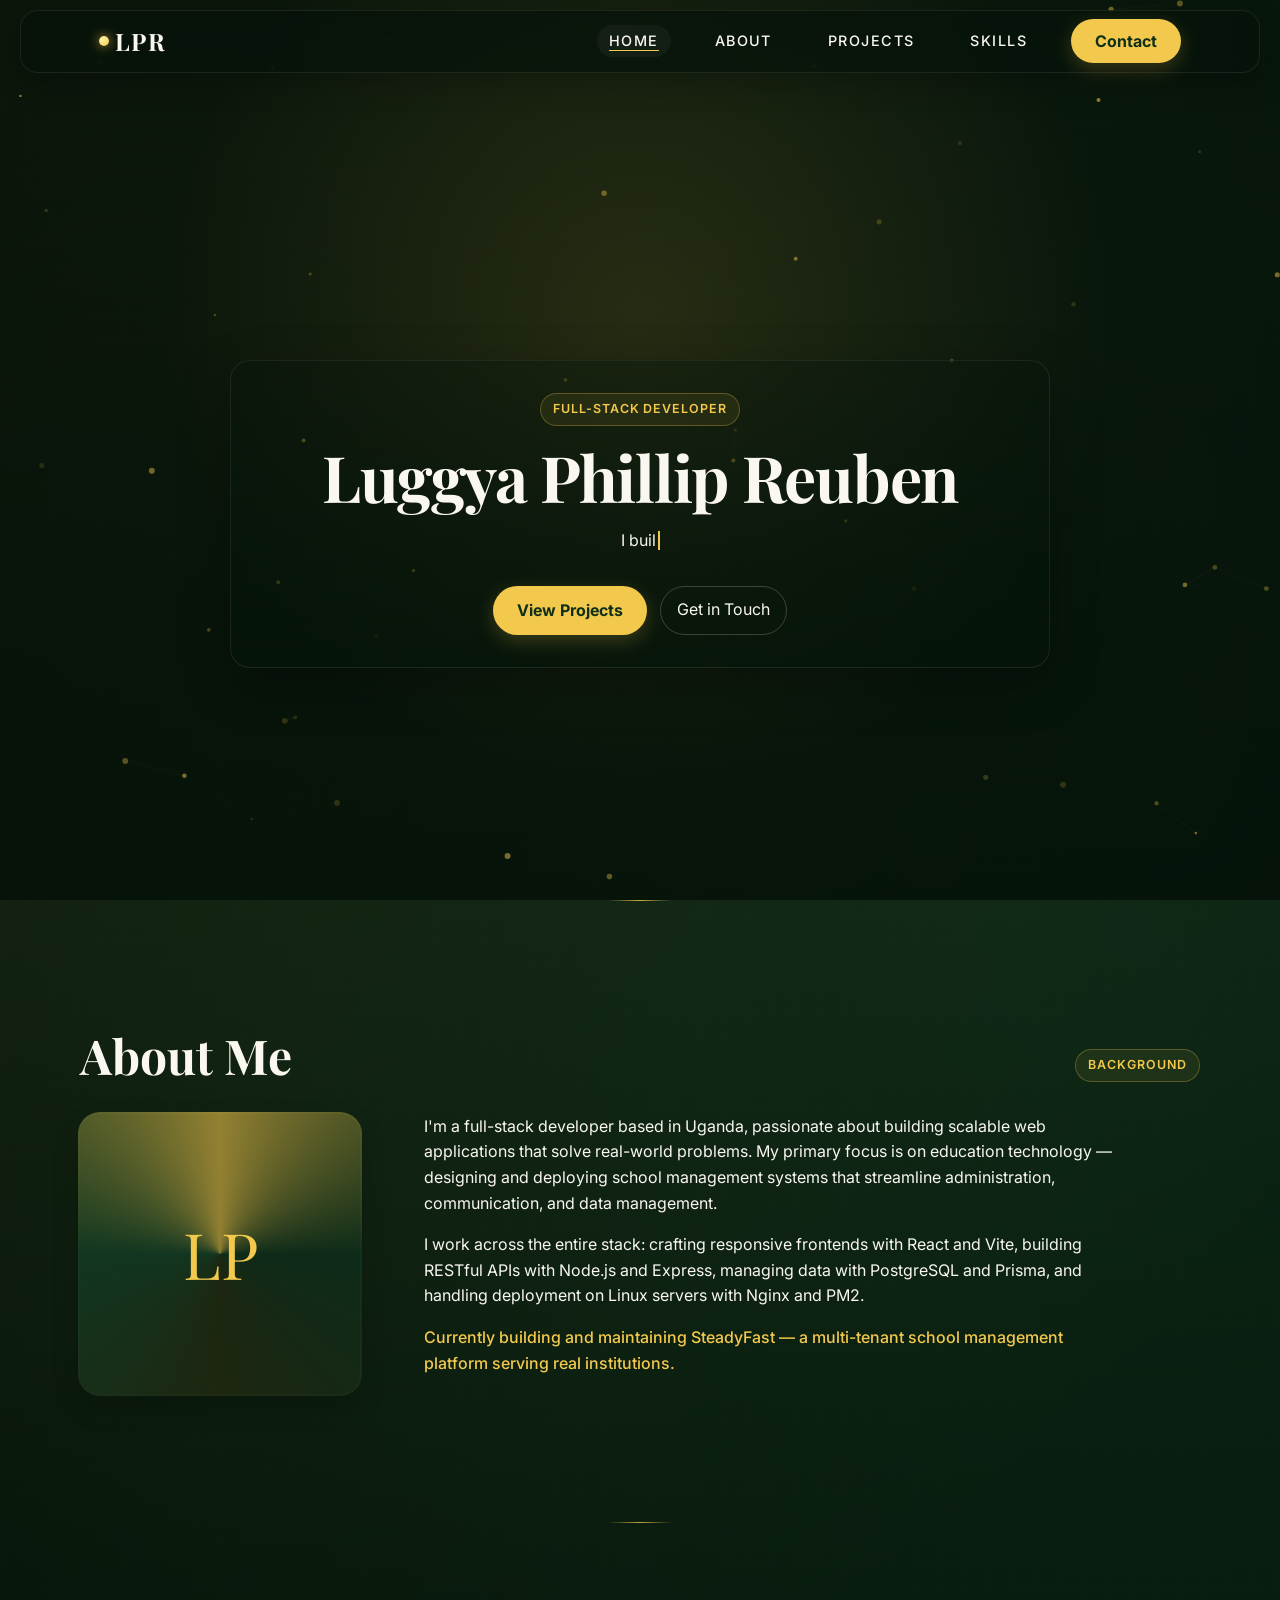
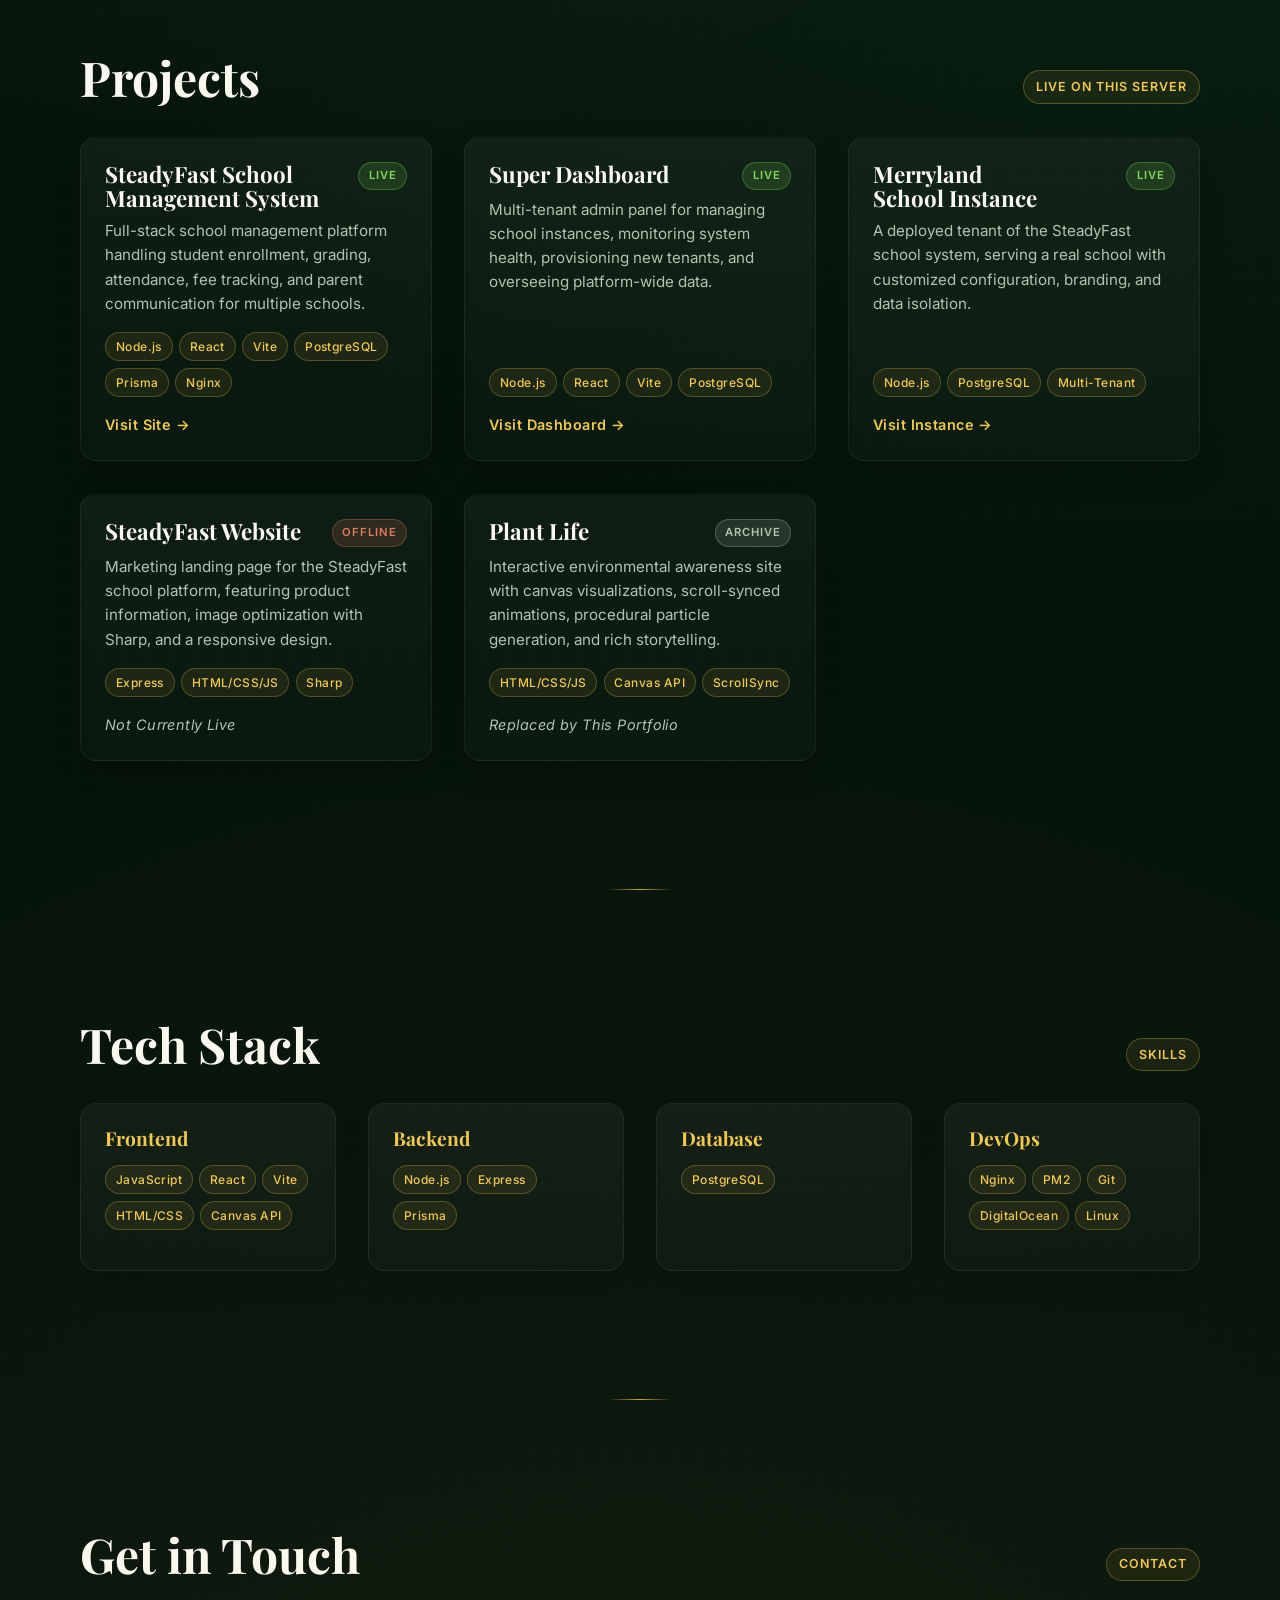
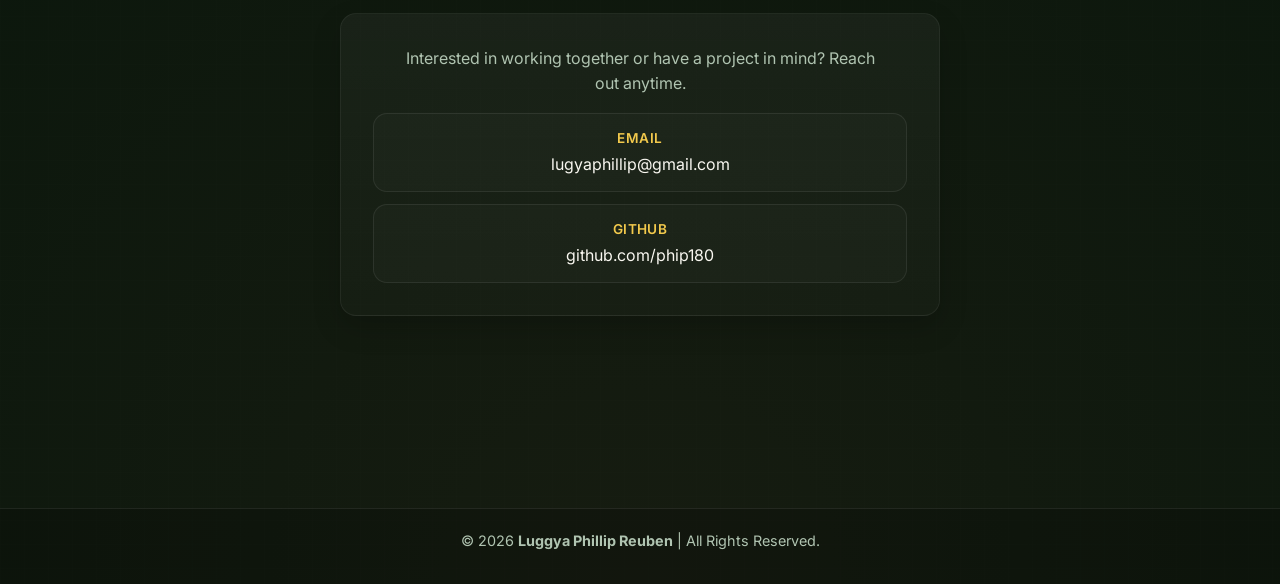
<file: index.html>
<!DOCTYPE html>
<html lang="en">

<head>
    <meta charset="UTF-8">
    <meta name="viewport" content="width=device-width, initial-scale=1.0">
    <meta name="description" content="Luggya Phillip Reuben — Full-stack developer. Portfolio showcasing school management systems, dashboards, and web applications.">
    <title>Luggya Phillip Reuben | Full-Stack Developer</title>

    <!-- Fonts -->
    <link rel="preconnect" href="https://fonts.googleapis.com">
    <link rel="preconnect" href="https://fonts.gstatic.com" crossorigin>
    <link href="https://fonts.googleapis.com/css2?family=Inter:wght@300;400;500;600&family=Playfair+Display:ital,wght@0,400;0,700;1,400&display=swap" rel="stylesheet">

    <!-- Styles -->
    <link rel="stylesheet" href="css/style.css">
</head>

<body>

    <nav class="main-nav" aria-label="Main navigation">
        <div class="container">
            <a href="#home" class="logo">LPR</a>
            <button class="nav-toggle" type="button" aria-expanded="false" aria-controls="primary-nav-links">Menu</button>
            <ul class="nav-links" id="primary-nav-links">
                <li><a href="#home" class="nav-link active">Home</a></li>
                <li><a href="#about" class="nav-link">About</a></li>
                <li><a href="#projects" class="nav-link">Projects</a></li>
                <li><a href="#skills" class="nav-link">Skills</a></li>
                <li><a href="#contact" class="btn-donate">Contact</a></li>
            </ul>
        </div>
    </nav>

    <main id="main-content">

        <!-- Hero Section -->
        <header class="hero" id="home">
            <canvas id="particle-canvas" style="position:absolute;top:0;left:0;width:100%;height:100%;pointer-events:none;z-index:5;"></canvas>
            <div class="container hero-content">
                <div class="ui-pill" style="margin:0 auto 1rem;width:fit-content;">Full-Stack Developer</div>
                <h1>Luggya Phillip Reuben</h1>
                <p>I build robust web applications — from school management platforms to multi-tenant dashboards — with modern JavaScript, Node.js, and PostgreSQL.</p>
                <div style="margin-top:2rem;display:flex;gap:0.8rem;justify-content:center;flex-wrap:wrap;">
                    <a href="#projects" class="btn-donate">View Projects</a>
                    <a href="#contact" class="btn-secondary" style="text-decoration:none;">Get in Touch</a>
                </div>
            </div>
        </header>

        <div class="section-divider"></div>

        <!-- About Section -->
        <section id="about" class="portfolio-section flow-reveal">
            <div class="container">
                <div class="section-header">
                    <h2>About Me</h2>
                    <span class="ui-pill">Background</span>
                </div>
                <div class="about-grid">
                    <div class="about-photo flow-reveal">
                        <div class="photo-placeholder">
                            <span>LP</span>
                        </div>
                    </div>
                    <div class="about-text flow-reveal">
                        <p>I'm a full-stack developer based in Uganda, passionate about building scalable web applications that solve real-world problems. My primary focus is on education technology — designing and deploying school management systems that streamline administration, communication, and data management.</p>
                        <p>I work across the entire stack: crafting responsive frontends with React and Vite, building RESTful APIs with Node.js and Express, managing data with PostgreSQL and Prisma, and handling deployment on Linux servers with Nginx and PM2.</p>
                        <p style="color:var(--color-accent);font-weight:500;">Currently building and maintaining SteadyFast — a multi-tenant school management platform serving real institutions.</p>
                    </div>
                </div>
            </div>
        </section>

        <div class="section-divider"></div>

        <!-- Projects Section -->
        <section id="projects" class="portfolio-section flow-reveal">
            <div class="container">
                <div class="section-header">
                    <h2>Projects</h2>
                    <span class="ui-pill">Live on This Server</span>
                </div>
                <div class="projects-grid">

                    <div class="project-card flow-reveal">
                        <div class="project-header">
                            <h3>SteadyFast School Management System</h3>
                            <span class="project-status live">Live</span>
                        </div>
                        <p>Full-stack school management platform handling student enrollment, grading, attendance, fee tracking, and parent communication for multiple schools.</p>
                        <div class="tech-pills">
                            <span class="tech-pill">Node.js</span>
                            <span class="tech-pill">React</span>
                            <span class="tech-pill">Vite</span>
                            <span class="tech-pill">PostgreSQL</span>
                            <span class="tech-pill">Prisma</span>
                            <span class="tech-pill">Nginx</span>
                        </div>
                        <a href="http://138.68.241.113" class="project-link" target="_blank" rel="noopener">Visit Site &rarr;</a>
                    </div>

                    <div class="project-card flow-reveal">
                        <div class="project-header">
                            <h3>Super Dashboard</h3>
                            <span class="project-status live">Live</span>
                        </div>
                        <p>Multi-tenant admin panel for managing school instances, monitoring system health, provisioning new tenants, and overseeing platform-wide data.</p>
                        <div class="tech-pills">
                            <span class="tech-pill">Node.js</span>
                            <span class="tech-pill">React</span>
                            <span class="tech-pill">Vite</span>
                            <span class="tech-pill">PostgreSQL</span>
                        </div>
                        <a href="http://138.68.241.113:3000" class="project-link" target="_blank" rel="noopener">Visit Dashboard &rarr;</a>
                    </div>

                    <div class="project-card flow-reveal">
                        <div class="project-header">
                            <h3>Merryland School Instance</h3>
                            <span class="project-status live">Live</span>
                        </div>
                        <p>A deployed tenant of the SteadyFast school system, serving a real school with customized configuration, branding, and data isolation.</p>
                        <div class="tech-pills">
                            <span class="tech-pill">Node.js</span>
                            <span class="tech-pill">PostgreSQL</span>
                            <span class="tech-pill">Multi-Tenant</span>
                        </div>
                        <a href="http://138.68.241.113:8081" class="project-link" target="_blank" rel="noopener">Visit Instance &rarr;</a>
                    </div>

                    <div class="project-card flow-reveal">
                        <div class="project-header">
                            <h3>SteadyFast Website</h3>
                            <span class="project-status offline">Offline</span>
                        </div>
                        <p>Marketing landing page for the SteadyFast school platform, featuring product information, image optimization with Sharp, and a responsive design.</p>
                        <div class="tech-pills">
                            <span class="tech-pill">Express</span>
                            <span class="tech-pill">HTML/CSS/JS</span>
                            <span class="tech-pill">Sharp</span>
                        </div>
                        <span class="project-link disabled">Not Currently Live</span>
                    </div>

                    <div class="project-card flow-reveal">
                        <div class="project-header">
                            <h3>Plant Life</h3>
                            <span class="project-status archive">Archive</span>
                        </div>
                        <p>Interactive environmental awareness site with canvas visualizations, scroll-synced animations, procedural particle generation, and rich storytelling.</p>
                        <div class="tech-pills">
                            <span class="tech-pill">HTML/CSS/JS</span>
                            <span class="tech-pill">Canvas API</span>
                            <span class="tech-pill">ScrollSync</span>
                        </div>
                        <span class="project-link disabled">Replaced by This Portfolio</span>
                    </div>

                </div>
            </div>
        </section>

        <div class="section-divider"></div>

        <!-- Skills Section -->
        <section id="skills" class="portfolio-section flow-reveal">
            <div class="container">
                <div class="section-header">
                    <h2>Tech Stack</h2>
                    <span class="ui-pill">Skills</span>
                </div>
                <div class="skills-categories">

                    <div class="skill-category flow-reveal">
                        <h3>Frontend</h3>
                        <div class="tech-pills">
                            <span class="tech-pill">JavaScript</span>
                            <span class="tech-pill">React</span>
                            <span class="tech-pill">Vite</span>
                            <span class="tech-pill">HTML/CSS</span>
                            <span class="tech-pill">Canvas API</span>
                        </div>
                    </div>

                    <div class="skill-category flow-reveal">
                        <h3>Backend</h3>
                        <div class="tech-pills">
                            <span class="tech-pill">Node.js</span>
                            <span class="tech-pill">Express</span>
                            <span class="tech-pill">Prisma</span>
                        </div>
                    </div>

                    <div class="skill-category flow-reveal">
                        <h3>Database</h3>
                        <div class="tech-pills">
                            <span class="tech-pill">PostgreSQL</span>
                        </div>
                    </div>

                    <div class="skill-category flow-reveal">
                        <h3>DevOps</h3>
                        <div class="tech-pills">
                            <span class="tech-pill">Nginx</span>
                            <span class="tech-pill">PM2</span>
                            <span class="tech-pill">Git</span>
                            <span class="tech-pill">DigitalOcean</span>
                            <span class="tech-pill">Linux</span>
                        </div>
                    </div>

                </div>
            </div>
        </section>

        <div class="section-divider"></div>

        <!-- Contact Section -->
        <section id="contact" class="portfolio-section flow-reveal">
            <div class="container">
                <div class="section-header">
                    <h2>Get in Touch</h2>
                    <span class="ui-pill">Contact</span>
                </div>
                <div class="contact-card flow-reveal">
                    <p>Interested in working together or have a project in mind? Reach out anytime.</p>
                    <div class="contact-links">
                        <a href="mailto:lugyaphillip@gmail.com" class="contact-link">
                            <span class="contact-label">Email</span>
                            <span class="contact-value">lugyaphillip@gmail.com</span>
                        </a>
                        <a href="https://github.com/phip180" class="contact-link" target="_blank" rel="noopener">
                            <span class="contact-label">GitHub</span>
                            <span class="contact-value">github.com/phip180</span>
                        </a>
                    </div>
                </div>
            </div>
        </section>

    </main>

    <footer class="site-footer" aria-label="Site copyright">
        <div class="container">
            <p>&copy; 2026 <strong>Luggya Phillip Reuben</strong> | All Rights Reserved.</p>
        </div>
    </footer>

    <button id="back-to-top" class="back-to-top" aria-label="Back to top">&uarr;</button>

    <script src="js/main.js"></script>
</body>

</html>
</file>
<file: css/style.css>
:root {
    /* Colors */
    --color-primary: #0F2F18;
    --color-primary-light: #1A4D2E;
    --color-accent: #F2C94C;
    --color-text-main: #F9F7F0;
    --color-text-muted: #B0C4B1;
    --color-alert: #E07A5F;
    --color-bg: #05140A;

    /* Typography */
    --font-heading: 'Playfair Display', serif;
    --font-body: 'Inter', sans-serif;

    /* Spacing */
    --spacing-sm: 0.5rem;
    --spacing-md: 1rem;
    --spacing-lg: 2rem;
    --spacing-xl: 4rem;
    --spacing-xxl: 8rem;

    /* Transitions */
    --transition-fast: 0.3s ease;
    --transition-slow: 0.8s ease-out;
}

*,
*::before,
*::after {
    box-sizing: border-box;
    margin: 0;
    padding: 0;
}

html {
    scroll-behavior: smooth;
    font-size: 16px;
}

body {
    background:
        radial-gradient(circle at 10% 10%, rgba(242, 201, 76, 0.08), transparent 40%),
        radial-gradient(circle at 90% 20%, rgba(26, 77, 46, 0.35), transparent 45%),
        radial-gradient(circle at 50% 100%, rgba(224, 122, 95, 0.08), transparent 40%),
        var(--color-bg);
    color: var(--color-text-main);
    font-family: var(--font-body);
    line-height: 1.6;
    overflow-x: hidden;
    -webkit-font-smoothing: antialiased;
    opacity: 0;
    transform: translateY(10px);
    transition: opacity 0.5s ease, transform 0.6s ease;
}

body::before {
    content: '';
    position: fixed;
    inset: 0;
    pointer-events: none;
    z-index: -1;
    opacity: 0.06;
    background-image:
        linear-gradient(rgba(255, 255, 255, 0.08) 1px, transparent 1px),
        linear-gradient(90deg, rgba(255, 255, 255, 0.08) 1px, transparent 1px);
    background-size: 24px 24px;
}

body.page-loaded {
    opacity: 1;
    transform: translateY(0);
}

/* Typography */
h1, h2, h3, h4, h5, h6 {
    font-family: var(--font-heading);
    font-weight: 700;
    line-height: 1.1;
    margin-bottom: var(--spacing-md);
    text-wrap: balance;
}

h1 { font-size: 4rem; letter-spacing: -0.02em; }
h2 { font-size: 3rem; }
h3 { font-size: 2rem; }

p {
    margin-bottom: var(--spacing-md);
    max-width: 70ch;
    text-wrap: pretty;
}

/* Utilities */
.container {
    width: 90%;
    max-width: 1200px;
    margin: 0 auto;
    padding: 0 var(--spacing-md);
}

.flow-reveal {
    opacity: 0;
    transform: translateY(28px);
    transition: opacity 0.8s ease, transform 0.8s ease;
    transition-delay: var(--flow-delay, 0ms);
}

.flow-reveal.is-visible,
.flow-reveal.visible {
    opacity: 1;
    transform: translateY(0);
}

.sr-only {
    position: absolute;
    width: 1px;
    height: 1px;
    padding: 0;
    margin: -1px;
    overflow: hidden;
    clip: rect(0, 0, 0, 0);
    white-space: nowrap;
    border: 0;
}

/* Navigation */
.main-nav {
    position: fixed;
    top: 10px;
    left: 50%;
    transform: translateX(-50%);
    width: min(1240px, calc(100% - 20px));
    z-index: 1000;
    padding: 0.7rem 0;
    backdrop-filter: blur(14px);
    background: rgba(6, 18, 10, 0.72);
    border: 1px solid rgba(255, 255, 255, 0.08);
    border-radius: 18px;
    box-shadow: 0 10px 30px rgba(0, 0, 0, 0.22);
    transition: transform var(--transition-fast), background-color var(--transition-fast), box-shadow var(--transition-fast);
}

.main-nav .container {
    display: flex;
    justify-content: space-between;
    align-items: center;
    gap: var(--spacing-md);
}

.logo {
    font-family: var(--font-heading);
    font-size: 1.5rem;
    font-weight: bold;
    color: var(--color-text-main);
    text-decoration: none;
    letter-spacing: 0.05em;
    display: inline-flex;
    align-items: center;
    gap: 0.4rem;
}

.logo::before {
    content: '';
    width: 10px;
    height: 10px;
    border-radius: 50%;
    background: radial-gradient(circle at 35% 35%, #fff2a8, var(--color-accent));
    box-shadow: 0 0 12px rgba(242, 201, 76, 0.8);
}

.nav-links {
    display: flex;
    gap: var(--spacing-lg);
    list-style: none;
    align-items: center;
}

.nav-toggle {
    display: none;
    margin-left: auto;
    background: rgba(255, 255, 255, 0.06);
    color: var(--color-text-main);
    border: 1px solid rgba(255, 255, 255, 0.15);
    border-radius: 10px;
    padding: 0.5rem 0.75rem;
    font-size: 0.85rem;
    letter-spacing: 0.08em;
    text-transform: uppercase;
    cursor: pointer;
}

.nav-link {
    color: var(--color-text-main);
    text-decoration: none;
    font-weight: 500;
    font-size: 0.9rem;
    text-transform: uppercase;
    letter-spacing: 0.1em;
    position: relative;
    padding: 0.45rem 0.75rem;
    border-radius: 999px;
    transition: background-color var(--transition-fast), color var(--transition-fast);
}

.nav-link::after {
    content: '';
    position: absolute;
    bottom: 6px;
    left: 0.75rem;
    width: calc(100% - 1.5rem);
    height: 1px;
    background-color: var(--color-accent);
    transition: transform var(--transition-fast), opacity var(--transition-fast);
    transform: scaleX(0.2);
    transform-origin: left;
    opacity: 0;
}

.nav-link:hover::after,
.nav-link.active::after {
    transform: scaleX(1);
    opacity: 1;
}

.nav-link:hover,
.nav-link.active {
    background: rgba(255, 255, 255, 0.04);
}

/* Buttons */
.btn-donate {
    background-color: var(--color-accent);
    color: var(--color-primary);
    padding: 0.75rem 1.5rem;
    border-radius: 50px;
    text-decoration: none;
    font-weight: bold;
    transition: background-color var(--transition-fast), transform var(--transition-fast), box-shadow var(--transition-fast);
    box-shadow: 0 6px 20px rgba(242, 201, 76, 0.22);
}

.btn-donate:hover {
    background-color: #fff;
    transform: translateY(-2px);
    box-shadow: 0 10px 26px rgba(242, 201, 76, 0.28);
}

.btn-donate:active {
    transform: translateY(0);
}

.btn-secondary {
    background: transparent;
    color: var(--color-text-main);
    border: 1px solid rgba(255, 255, 255, 0.2);
    padding: 0.65rem 1rem;
    border-radius: 999px;
    cursor: pointer;
    transition: border-color var(--transition-fast), background-color var(--transition-fast), transform var(--transition-fast);
}

.btn-secondary:hover {
    border-color: var(--color-accent);
    background: rgba(242, 201, 76, 0.06);
    transform: translateY(-1px);
}

.btn-secondary:active {
    transform: translateY(0);
}

/* UI Elements */
.ui-pill {
    display: inline-flex;
    align-items: center;
    gap: 0.4rem;
    padding: 0.35rem 0.75rem;
    border-radius: 999px;
    border: 1px solid rgba(242, 201, 76, 0.28);
    background: rgba(242, 201, 76, 0.08);
    color: var(--color-accent);
    font-size: 0.78rem;
    letter-spacing: 0.08em;
    text-transform: uppercase;
    font-weight: 600;
}

.section-header {
    display: flex;
    align-items: flex-end;
    justify-content: space-between;
    gap: 1rem;
    margin-bottom: var(--spacing-lg);
    flex-wrap: wrap;
}

.section-header > * {
    margin-bottom: 0;
}

a:focus-visible,
button:focus-visible,
input:focus-visible {
    outline: 2px solid var(--color-accent);
    outline-offset: 3px;
}

/* Scroll offset for fixed nav */
section[id],
header[id] {
    scroll-margin-top: 100px;
}

/* Hero Section */
.hero {
    height: 100vh;
    width: 100%;
    position: relative;
    display: flex;
    align-items: center;
    justify-content: center;
    overflow: hidden;
    background: linear-gradient(rgba(0, 0, 0, 0.3), rgba(0, 0, 0, 0.5));
}

.hero::after {
    content: '';
    position: absolute;
    inset: 0;
    background:
        radial-gradient(circle at 50% 35%, rgba(242, 201, 76, 0.12), transparent 55%),
        linear-gradient(to top, rgba(5, 20, 10, 0.75), rgba(5, 20, 10, 0.2));
    z-index: 0;
    pointer-events: none;
}

.hero-content {
    text-align: center;
    z-index: 10;
    margin-top: var(--spacing-xxl);
    opacity: 0;
    transform: translateY(20px);
    animation: fadeInUp 1.5s ease-out forwards 0.5s;
    padding: 2rem;
    border-radius: 20px;
    background: linear-gradient(to bottom, rgba(5, 20, 10, 0.35), rgba(5, 20, 10, 0.7));
    border: 1px solid rgba(255, 255, 255, 0.08);
    box-shadow: 0 16px 50px rgba(0, 0, 0, 0.28);
    max-width: 820px;
}

.hero-content p {
    margin-left: auto;
    margin-right: auto;
}

/* Portfolio Sections */
.portfolio-section {
    padding: var(--spacing-xxl) 0;
    position: relative;
}

/* About Section */
.about-grid {
    display: grid;
    grid-template-columns: 280px 1fr;
    gap: var(--spacing-xl);
    align-items: start;
}

.photo-placeholder {
    width: 280px;
    height: 280px;
    border-radius: 20px;
    background: var(--color-bg);
    border: none;
    display: flex;
    align-items: center;
    justify-content: center;
    font-family: var(--font-heading);
    font-size: 4rem;
    color: var(--color-accent);
    box-shadow: 0 12px 28px rgba(0, 0, 0, 0.18);
    position: relative;
    z-index: 1;
}

.photo-placeholder::before {
    content: '';
    position: absolute;
    inset: -2px;
    border-radius: 22px;
    background: conic-gradient(
        from 0deg,
        rgba(242, 201, 76, 0.6),
        rgba(26, 77, 46, 0.4),
        rgba(242, 201, 76, 0.1),
        rgba(26, 77, 46, 0.6),
        rgba(242, 201, 76, 0.6)
    );
    z-index: -1;
    animation: rotateBorder 6s linear infinite;
}

@keyframes rotateBorder {
    to { transform: rotate(360deg); }
}

.about-text p:last-child {
    margin-bottom: 0;
}

/* Projects Section */
.projects-grid {
    display: grid;
    grid-template-columns: repeat(auto-fit, minmax(340px, 1fr));
    gap: var(--spacing-lg);
}

.project-card {
    border-radius: 16px;
    background: linear-gradient(180deg, rgba(255, 255, 255, 0.045), rgba(255, 255, 255, 0.02));
    border: 1px solid rgba(255, 255, 255, 0.06);
    border-top: 2px solid transparent;
    box-shadow: 0 12px 28px rgba(0, 0, 0, 0.18);
    padding: 1.5rem;
    display: flex;
    flex-direction: column;
    transition: transform var(--transition-fast), box-shadow var(--transition-fast), border-color var(--transition-fast);
}

.project-card:hover {
    transform: translateY(-4px);
    box-shadow: 0 18px 34px rgba(0, 0, 0, 0.24);
    border-color: rgba(242, 201, 76, 0.25);
    border-top-color: rgba(242, 201, 76, 0.5);
}

.project-header {
    display: flex;
    justify-content: space-between;
    align-items: flex-start;
    gap: 0.75rem;
    margin-bottom: var(--spacing-sm);
}

.project-header h3 {
    font-size: 1.4rem;
    margin-bottom: 0;
}

.project-status {
    flex-shrink: 0;
    padding: 0.25rem 0.6rem;
    border-radius: 999px;
    font-size: 0.7rem;
    font-weight: 600;
    text-transform: uppercase;
    letter-spacing: 0.08em;
}

.project-status.live {
    background: rgba(126, 217, 87, 0.15);
    color: #7ED957;
    border: 1px solid rgba(126, 217, 87, 0.3);
}

.project-status.offline {
    background: rgba(224, 122, 95, 0.15);
    color: var(--color-alert);
    border: 1px solid rgba(224, 122, 95, 0.3);
}

.project-status.archive {
    background: rgba(176, 196, 177, 0.15);
    color: var(--color-text-muted);
    border: 1px solid rgba(176, 196, 177, 0.3);
}

.project-card p {
    color: var(--color-text-muted);
    font-size: 0.95rem;
    flex: 1;
}

.tech-pills {
    display: flex;
    flex-wrap: wrap;
    gap: 0.4rem;
    margin-bottom: var(--spacing-md);
}

.tech-pill {
    padding: 0.25rem 0.6rem;
    border-radius: 999px;
    font-size: 0.75rem;
    font-weight: 500;
    letter-spacing: 0.04em;
    color: var(--color-accent);
    border: 1px solid rgba(242, 201, 76, 0.25);
    background: rgba(242, 201, 76, 0.08);
    transition: transform 0.2s ease, border-color 0.2s ease, background-color 0.2s ease;
}

.tech-pill:hover {
    transform: scale(1.05);
    border-color: rgba(242, 201, 76, 0.5);
    background: rgba(242, 201, 76, 0.14);
}

.project-link {
    display: inline-block;
    color: var(--color-accent);
    font-weight: 600;
    font-size: 0.9rem;
    text-decoration: none;
    letter-spacing: 0.03em;
    transition: color var(--transition-fast);
}

.project-link:hover {
    color: #fff;
}

.project-link.disabled {
    color: var(--color-text-muted);
    cursor: default;
    font-weight: 400;
    font-style: italic;
}

/* Skills Section */
.skills-categories {
    display: grid;
    grid-template-columns: repeat(auto-fit, minmax(250px, 1fr));
    gap: var(--spacing-lg);
}

.skill-category {
    border-radius: 16px;
    background: linear-gradient(180deg, rgba(255, 255, 255, 0.045), rgba(255, 255, 255, 0.02));
    border: 1px solid rgba(255, 255, 255, 0.06);
    box-shadow: 0 12px 28px rgba(0, 0, 0, 0.18);
    padding: 1.5rem;
    transition: transform var(--transition-fast), box-shadow var(--transition-fast), border-color var(--transition-fast);
}

.skill-category:hover {
    transform: translateY(-4px);
    box-shadow: 0 18px 34px rgba(0, 0, 0, 0.24);
    border-color: rgba(242, 201, 76, 0.25);
}

.skill-category h3 {
    font-size: 1.2rem;
    color: var(--color-accent);
    margin-bottom: var(--spacing-md);
}

/* Contact Section */
.contact-card {
    border-radius: 16px;
    background: linear-gradient(180deg, rgba(255, 255, 255, 0.045), rgba(255, 255, 255, 0.02));
    border: 1px solid rgba(255, 255, 255, 0.06);
    box-shadow: 0 12px 28px rgba(0, 0, 0, 0.18);
    padding: 2rem;
    max-width: 600px;
    margin: 0 auto;
    text-align: center;
}

.contact-card > p {
    color: var(--color-text-muted);
}

.contact-links {
    display: flex;
    flex-direction: column;
    gap: 0.75rem;
}

.contact-link {
    display: block;
    text-decoration: none;
    border: 1px solid rgba(255, 255, 255, 0.08);
    border-radius: 14px;
    padding: 0.85rem 0.95rem;
    background: rgba(255, 255, 255, 0.02);
    transition: transform 0.2s ease, border-color 0.2s ease, background-color 0.2s ease;
}

.contact-link:hover {
    transform: translateY(-2px);
    border-color: rgba(242, 201, 76, 0.3);
    background: rgba(242, 201, 76, 0.04);
}

.contact-label {
    display: block;
    color: var(--color-accent);
    font-weight: 600;
    margin-bottom: 0.15rem;
    letter-spacing: 0.03em;
    font-size: 0.85rem;
    text-transform: uppercase;
}

.contact-value {
    color: var(--color-text-main);
    font-size: 1rem;
}

/* Footer */
.site-footer {
    margin-top: var(--spacing-xl);
    padding: 1.25rem 0 2rem;
    border-top: 1px solid rgba(255, 255, 255, 0.08);
    background: rgba(0, 0, 0, 0.2);
}

.site-footer p {
    margin: 0;
    max-width: none;
    text-align: center;
    color: var(--color-text-muted);
    font-size: 0.9rem;
}

/* Nav hide on scroll */
.main-nav.nav-hidden {
    transform: translateX(-50%) translateY(-120%);
}

/* Back to Top Button */
.back-to-top {
    position: fixed;
    bottom: 2rem;
    right: 2rem;
    z-index: 999;
    width: 48px;
    height: 48px;
    border-radius: 50%;
    border: 1px solid rgba(242, 201, 76, 0.35);
    background: rgba(5, 20, 10, 0.88);
    color: var(--color-accent);
    font-size: 1.4rem;
    cursor: pointer;
    backdrop-filter: blur(8px);
    box-shadow: 0 6px 18px rgba(0, 0, 0, 0.35);
    opacity: 0;
    pointer-events: none;
    transition: opacity var(--transition-fast), transform var(--transition-fast), background-color var(--transition-fast);
}

.back-to-top.visible {
    opacity: 1;
    pointer-events: auto;
}

.back-to-top:hover {
    background: rgba(242, 201, 76, 0.15);
    transform: translateY(-2px);
}

/* Section Dividers */
.section-divider {
    width: 64px;
    height: 1px;
    margin: 0 auto;
    background: linear-gradient(90deg, transparent, rgba(242, 201, 76, 0.8), transparent);
}

/* Typed cursor */
.typed-cursor {
    display: inline-block;
    width: 2px;
    height: 1.2em;
    background: var(--color-accent);
    margin-left: 2px;
    vertical-align: text-bottom;
    animation: cursorBlink 0.7s step-end infinite;
}

@keyframes cursorBlink {
    0%, 100% { opacity: 1; }
    50% { opacity: 0; }
}

/* Animations */
@keyframes fadeInUp {
    to {
        opacity: 1;
        transform: translateY(0);
    }
}

@media (prefers-reduced-motion: reduce) {
    * {
        animation-duration: 0.01ms !important;
        animation-iteration-count: 1 !important;
        transition-duration: 0.01ms !important;
        scroll-behavior: auto !important;
    }
}

/* Responsive */
@media (max-width: 900px) {
    .main-nav .container {
        flex-wrap: wrap;
    }

    .nav-toggle {
        display: inline-flex;
        align-items: center;
        justify-content: center;
    }

    .nav-links {
        width: 100%;
        display: none;
        flex-direction: column;
        align-items: stretch;
        gap: 0.5rem;
        padding-top: 0.6rem;
        margin-top: 0.4rem;
        border-top: 1px solid rgba(255, 255, 255, 0.08);
    }

    .main-nav.nav-open .nav-links {
        display: flex;
    }

    .nav-links li {
        width: 100%;
    }

    .nav-link,
    .btn-donate {
        display: block;
        width: 100%;
        text-align: center;
    }

    .main-nav {
        top: 8px;
        width: calc(100% - 16px);
        border-radius: 16px;
    }

    h1 { font-size: 2.6rem; }
    h2 { font-size: 2.1rem; }

    .hero {
        min-height: 92vh;
        height: auto;
        padding-top: 7rem;
        padding-bottom: 2rem;
    }

    .hero-content {
        margin-top: 0;
        padding: 1.25rem;
    }

    .about-grid {
        grid-template-columns: 1fr;
        justify-items: center;
    }

    .about-text {
        text-align: left;
    }

    .projects-grid {
        grid-template-columns: 1fr;
    }

    .skills-categories {
        grid-template-columns: 1fr;
    }

    .portfolio-section {
        padding: var(--spacing-xl) 0;
    }
}
</file>
